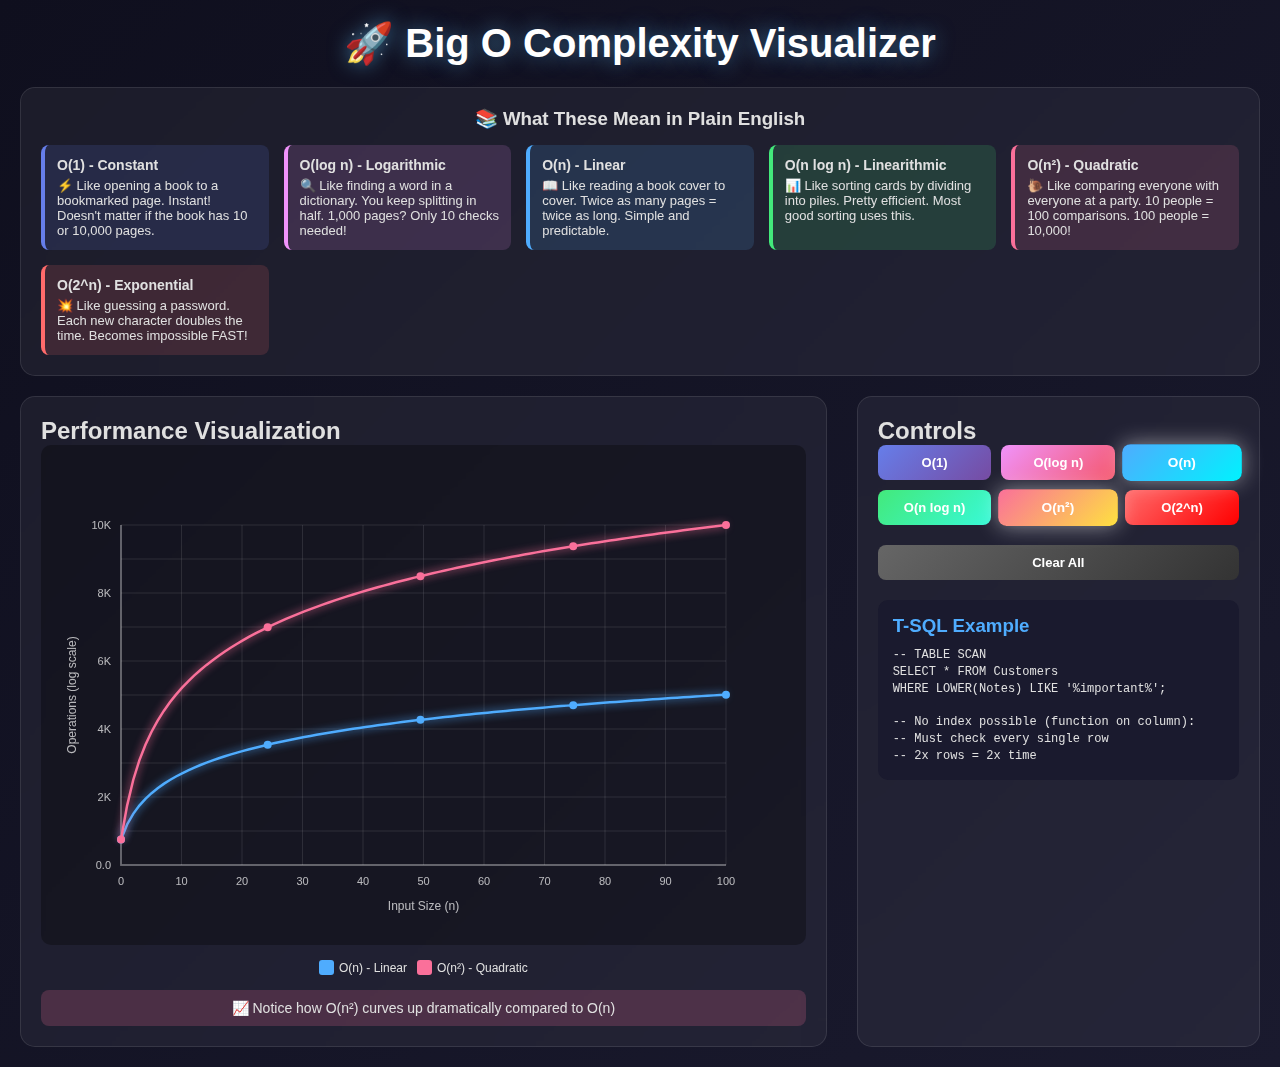
<file: vidu.html>
<!DOCTYPE html>
<html lang="en">
<head>
    <meta charset="UTF-8">
    <meta name="viewport" content="width=device-width, initial-scale=1.0">
    <title>Big O Complexity Visualizer - Final</title>
    <style>
        * {
            margin: 0;
            padding: 0;
            box-sizing: border-box;
        }

        body {
            font-family: 'Segoe UI', Tahoma, Geneva, Verdana, sans-serif;
            background: linear-gradient(135deg, #0f0f1e 0%, #1a1a2e 100%);
            color: #e0e0e0;
            min-height: 100vh;
            padding: 20px;
        }

        .container {
            max-width: 1400px;
            margin: 0 auto;
        }

        h1 {
            text-align: center;
            color: #fff;
            margin-bottom: 20px;
            font-size: 2.5em;
            text-shadow: 0 0 20px rgba(100, 200, 255, 0.5);
        }

        .explanations {
            background: rgba(255, 255, 255, 0.05);
            border-radius: 15px;
            padding: 20px;
            margin-bottom: 20px;
            backdrop-filter: blur(10px);
            border: 1px solid rgba(255, 255, 255, 0.1);
        }

        .explanation-grid {
            display: grid;
            grid-template-columns: repeat(auto-fit, minmax(200px, 1fr));
            gap: 15px;
        }

        .explanation-card {
            padding: 12px;
            border-radius: 8px;
            border-left: 4px solid;
            font-size: 13px;
        }

        .explanation-card strong {
            display: block;
            margin-bottom: 5px;
            font-size: 14px;
        }

        .main-content {
            display: grid;
            grid-template-columns: 2fr 1fr;
            gap: 30px;
        }

        .panel {
            background: rgba(255, 255, 255, 0.05);
            border-radius: 15px;
            padding: 20px;
            backdrop-filter: blur(10px);
            border: 1px solid rgba(255, 255, 255, 0.1);
        }

        .graph-container {
            height: 500px;
            position: relative;
            background: rgba(0, 0, 0, 0.3);
            border-radius: 10px;
            padding: 20px;
            margin-bottom: 15px;
        }

        canvas {
            width: 100%;
            height: 100%;
        }

        .controls {
            display: flex;
            gap: 10px;
            margin-bottom: 20px;
            flex-wrap: wrap;
        }

        .algo-btn {
            padding: 10px 15px;
            border: none;
            border-radius: 8px;
            font-size: 13px;
            font-weight: bold;
            cursor: pointer;
            transition: all 0.3s ease;
            color: white;
            flex: 1;
            min-width: 100px;
        }

        .algo-btn:hover {
            transform: translateY(-2px);
            box-shadow: 0 4px 8px rgba(0,0,0,0.3);
        }

        .algo-btn.active {
            box-shadow: 0 0 20px rgba(255, 255, 255, 0.5);
            transform: scale(1.05);
        }

        .clear-btn {
            background: linear-gradient(135deg, #666 0%, #333 100%);
            width: 100%;
            margin-top: 10px;
        }

        .o1 { background: linear-gradient(135deg, #667eea 0%, #764ba2 100%); }
        .ologn { background: linear-gradient(135deg, #f093fb 0%, #f5576c 100%); }
        .on { background: linear-gradient(135deg, #4facfe 0%, #00f2fe 100%); }
        .onlogn { background: linear-gradient(135deg, #43e97b 0%, #38f9d7 100%); }
        .on2 { background: linear-gradient(135deg, #fa709a 0%, #fee140 100%); }
        .o2n { background: linear-gradient(135deg, #ff6b6b 0%, #ff0000 100%); }

        .code-display {
            background: #1a1a2e;
            border-radius: 10px;
            padding: 15px;
            margin-top: 20px;
            overflow-x: auto;
            max-height: 250px;
        }

        .code-display h3 {
            margin-bottom: 10px;
            color: #4facfe;
        }

        .code-display pre {
            color: #e0e0e0;
            font-family: 'Courier New', monospace;
            font-size: 12px;
            line-height: 1.4;
        }

        .legend {
            display: flex;
            flex-wrap: wrap;
            gap: 10px;
            justify-content: center;
            font-size: 12px;
        }

        .legend-item {
            display: flex;
            align-items: center;
            gap: 5px;
        }

        .legend-color {
            width: 15px;
            height: 15px;
            border-radius: 3px;
        }

        .performance-note {
            text-align: center;
            margin-top: 15px;
            padding: 10px;
            background: rgba(79, 172, 254, 0.1);
            border-radius: 8px;
            font-size: 14px;
        }

        @media (max-width: 768px) {
            .main-content {
                grid-template-columns: 1fr;
            }
        }
    </style>
</head>
<body>
    <div class="container">
        <h1>🚀 Big O Complexity Visualizer</h1>
        
        <div class="explanations">
            <h3 style="margin-bottom: 15px; text-align: center;">📚 What These Mean in Plain English</h3>
            <div class="explanation-grid">
                <div class="explanation-card" style="background: rgba(102, 126, 234, 0.15); border-color: #667eea;">
                    <strong>O(1) - Constant</strong>
                    ⚡ Like opening a book to a bookmarked page. Instant! Doesn't matter if the book has 10 or 10,000 pages.
                </div>
                <div class="explanation-card" style="background: rgba(240, 147, 251, 0.15); border-color: #f093fb;">
                    <strong>O(log n) - Logarithmic</strong>
                    🔍 Like finding a word in a dictionary. You keep splitting in half. 1,000 pages? Only 10 checks needed!
                </div>
                <div class="explanation-card" style="background: rgba(79, 172, 254, 0.15); border-color: #4facfe;">
                    <strong>O(n) - Linear</strong>
                    📖 Like reading a book cover to cover. Twice as many pages = twice as long. Simple and predictable.
                </div>
                <div class="explanation-card" style="background: rgba(67, 233, 123, 0.15); border-color: #43e97b;">
                    <strong>O(n log n) - Linearithmic</strong>
                    📊 Like sorting cards by dividing into piles. Pretty efficient. Most good sorting uses this.
                </div>
                <div class="explanation-card" style="background: rgba(250, 112, 154, 0.15); border-color: #fa709a;">
                    <strong>O(n²) - Quadratic</strong>
                    🐌 Like comparing everyone with everyone at a party. 10 people = 100 comparisons. 100 people = 10,000!
                </div>
                <div class="explanation-card" style="background: rgba(255, 107, 107, 0.15); border-color: #ff6b6b;">
                    <strong>O(2^n) - Exponential</strong>
                    💥 Like guessing a password. Each new character doubles the time. Becomes impossible FAST!
                </div>
            </div>
        </div>

        <div class="main-content">
            <div class="panel">
                <h2>Performance Visualization</h2>
                <div class="graph-container">
                    <canvas id="graphCanvas"></canvas>
                </div>
                <div class="legend" id="legend"></div>
                <div class="performance-note" id="perfNote">
                    Click algorithms below to see how they scale with input size
                </div>
            </div>

            <div class="panel">
                <h2>Controls</h2>
                <div class="controls">
                    <button class="algo-btn o1" onclick="toggleAlgorithm('O(1)')">O(1)</button>
                    <button class="algo-btn ologn" onclick="toggleAlgorithm('O(log n)')">O(log n)</button>
                    <button class="algo-btn on" onclick="toggleAlgorithm('O(n)')">O(n)</button>
                    <button class="algo-btn onlogn" onclick="toggleAlgorithm('O(n log n)')">O(n log n)</button>
                    <button class="algo-btn on2" onclick="toggleAlgorithm('O(n²)')">O(n²)</button>
                    <button class="algo-btn o2n" onclick="toggleAlgorithm('O(2^n)')">O(2^n)</button>
                    <button class="algo-btn clear-btn" onclick="clearAll()">Clear All</button>
                </div>

                <div class="code-display">
                    <h3>T-SQL Example</h3>
                    <pre id="codeContent">Select algorithms above to see their SQL equivalents...</pre>
                </div>
            </div>
        </div>
    </div>

    <script>
        const algorithms = {
            'O(1)': {
                name: 'Constant',
                color: '#667eea',
                code: `-- PRIMARY KEY LOOKUP
SELECT * FROM Users 
WHERE UserID = 12345;

-- With clustered index:
-- 1 row: instant
-- 1 million rows: instant
-- 1 billion rows: instant`,
                calculate: (n) => 1
            },
            'O(log n)': {
                name: 'Logarithmic',
                color: '#f093fb',
                code: `-- INDEX SEEK
SELECT * FROM Orders 
WHERE OrderDate = '2024-01-15'
  AND Status = 'Active';

-- B-tree index traversal:
-- 1,000 rows: ~10 steps
-- 1,000,000 rows: ~20 steps
-- 1,000,000,000 rows: ~30 steps`,
                calculate: (n) => Math.log2(Math.max(1, n))
            },
            'O(n)': {
                name: 'Linear',
                color: '#4facfe',
                code: `-- TABLE SCAN
SELECT * FROM Customers 
WHERE LOWER(Notes) LIKE '%important%';

-- No index possible (function on column):
-- Must check every single row
-- 2x rows = 2x time`,
                calculate: (n) => n
            },
            'O(n log n)': {
                name: 'Linearithmic',
                color: '#43e97b',
                code: `-- SORT OPERATION
SELECT CustomerID, 
       SUM(Amount) as Total
FROM Orders 
GROUP BY CustomerID
ORDER BY Total DESC;

-- Efficient merge/quick sort
-- Better than O(n²) sorting`,
                calculate: (n) => n * Math.log2(Math.max(1, n))
            },
            'O(n²)': {
                name: 'Quadratic',
                color: '#fa709a',
                code: `-- SELF JOIN / CROSS JOIN
SELECT a.*, b.*
FROM Customers a
CROSS JOIN Customers b
WHERE a.City = b.City
  AND a.ID != b.ID;

-- Every row with every other:
-- 100 rows: 10,000 operations
-- 1,000 rows: 1,000,000 operations`,
                calculate: (n) => n * n
            },
            'O(2^n)': {
                name: 'Exponential',
                color: '#ff6b6b',
                code: `-- ALL COMBINATIONS
-- Finding all subsets
-- NEVER DO THIS!

-- 10 items: 1,024 combinations
-- 20 items: 1,048,576 combinations
-- 30 items: 1,073,741,824 combinations

-- System will crash!`,
                calculate: (n) => Math.pow(2, n)
            }
        };

        let activeAlgorithms = new Set(['O(n)', 'O(n²)']);
        let lastSelectedAlgorithm = 'O(n)';
        
        const canvas = document.getElementById('graphCanvas');
        const ctx = canvas.getContext('2d');

        function resizeCanvas() {
            const container = canvas.parentElement;
            canvas.width = container.clientWidth - 40;
            canvas.height = container.clientHeight - 40;
            drawGraph();
        }

        window.addEventListener('resize', resizeCanvas);
        resizeCanvas();

        function clearAll() {
            activeAlgorithms.clear();
            document.querySelectorAll('.algo-btn').forEach(btn => {
                btn.classList.remove('active');
            });
            drawGraph();
            updatePerformanceNote();
        }

        function toggleAlgorithm(complexity) {
            if (activeAlgorithms.has(complexity)) {
                activeAlgorithms.delete(complexity);
            } else {
                activeAlgorithms.add(complexity);
                lastSelectedAlgorithm = complexity;
                showCode(complexity);
            }
            
            // Update button states
            document.querySelectorAll('.algo-btn').forEach(btn => {
                if (btn.textContent === complexity) {
                    if (activeAlgorithms.has(complexity)) {
                        btn.classList.add('active');
                    } else {
                        btn.classList.remove('active');
                    }
                }
            });
            
            drawGraph();
            updatePerformanceNote();
        }

        function showCode(complexity) {
            const algo = algorithms[complexity];
            document.getElementById('codeContent').textContent = algo.code;
        }

        function updatePerformanceNote() {
            const note = document.getElementById('perfNote');
            if (activeAlgorithms.size === 0) {
                note.innerHTML = 'Click algorithms above to see how they scale with input size';
            } else if (activeAlgorithms.has('O(2^n)')) {
                note.innerHTML = '⚠️ <strong>Warning:</strong> O(2^n) grows so fast it becomes impossible after just 20-30 items!';
                note.style.background = 'rgba(255, 107, 107, 0.2)';
            } else if (activeAlgorithms.has('O(n²)')) {
                note.innerHTML = '📈 Notice how O(n²) curves up dramatically compared to O(n)';
                note.style.background = 'rgba(250, 112, 154, 0.2)';
            } else {
                note.innerHTML = `Showing ${activeAlgorithms.size} algorithm${activeAlgorithms.size > 1 ? 's' : ''}`;
                note.style.background = 'rgba(79, 172, 254, 0.1)';
            }
        }

        function drawGraph() {
            ctx.clearRect(0, 0, canvas.width, canvas.height);
            
            if (activeAlgorithms.size === 0) {
                ctx.fillStyle = 'rgba(255, 255, 255, 0.3)';
                ctx.font = '18px Arial';
                ctx.textAlign = 'center';
                ctx.fillText('Select algorithms above to compare', canvas.width / 2, canvas.height / 2);
                return;
            }
            
            const padding = 60;
            const graphWidth = canvas.width - 2 * padding;
            const graphHeight = canvas.height - 2 * padding;
            
            // Generate many points for smooth curves
            const maxN = 100;
            const points = [];
            
            // More points for smoother curves
            for (let i = 1; i <= maxN; i++) {
                points.push(i);
            }
            
            // Calculate the maximum value for scaling
            let maxValue = 0;
            const hasExponential = activeAlgorithms.has('O(2^n)');
            
            activeAlgorithms.forEach(complexity => {
                const algo = algorithms[complexity];
                // For exponential, limit to n=20 for visualization
                const maxPoint = complexity === 'O(2^n)' ? 20 : maxN;
                for (let n = 1; n <= maxPoint; n++) {
                    const value = algo.calculate(n);
                    // Cap exponential for visualization
                    if (complexity === 'O(2^n)' && n > 20) continue;
                    maxValue = Math.max(maxValue, value);
                }
            });
            
            // Use log scale if range is too large
            const useLogScale = maxValue > 1000;
            
            // Draw axes
            ctx.strokeStyle = 'rgba(255, 255, 255, 0.3)';
            ctx.lineWidth = 2;
            ctx.beginPath();
            ctx.moveTo(padding, padding);
            ctx.lineTo(padding, canvas.height - padding);
            ctx.lineTo(canvas.width - padding, canvas.height - padding);
            ctx.stroke();
            
            // Draw grid lines
            ctx.strokeStyle = 'rgba(255, 255, 255, 0.1)';
            ctx.lineWidth = 1;
            
            // Horizontal grid lines
            for (let i = 0; i <= 10; i++) {
                const y = padding + (i / 10) * graphHeight;
                ctx.beginPath();
                ctx.moveTo(padding, y);
                ctx.lineTo(canvas.width - padding, y);
                ctx.stroke();
            }
            
            // Vertical grid lines
            for (let i = 0; i <= 10; i++) {
                const x = padding + (i / 10) * graphWidth;
                ctx.beginPath();
                ctx.moveTo(x, padding);
                ctx.lineTo(x, canvas.height - padding);
                ctx.stroke();
            }
            
            // Draw labels
            ctx.fillStyle = 'rgba(255, 255, 255, 0.7)';
            ctx.font = '11px Arial';
            
            // X-axis labels
            ctx.textAlign = 'center';
            for (let i = 0; i <= 10; i++) {
                const value = (i / 10) * maxN;
                const x = padding + (i / 10) * graphWidth;
                ctx.fillText(Math.round(value).toString(), x, canvas.height - padding + 20);
            }
            
            // Y-axis labels
            ctx.textAlign = 'right';
            for (let i = 0; i <= 5; i++) {
                const y = padding + (i / 5) * graphHeight;
                let value = maxValue * (1 - i / 5);
                
                let label;
                if (useLogScale && value > 0) {
                    // Use log scale labeling
                    if (value >= 1000000) {
                        label = `${(value / 1000000).toFixed(0)}M`;
                    } else if (value >= 1000) {
                        label = `${(value / 1000).toFixed(0)}K`;
                    } else {
                        label = value.toFixed(0);
                    }
                } else {
                    label = value > 100 ? value.toFixed(0) : value.toFixed(1);
                }
                
                ctx.fillText(label, padding - 10, y + 4);
            }
            
            // Axis labels
            ctx.font = '12px Arial';
            ctx.textAlign = 'center';
            ctx.fillText('Input Size (n)', canvas.width / 2, canvas.height - 15);
            
            ctx.save();
            ctx.translate(15, canvas.height / 2);
            ctx.rotate(-Math.PI / 2);
            ctx.fillText(useLogScale ? 'Operations (log scale)' : 'Operations', 0, 0);
            ctx.restore();
            
            // Draw curves
            activeAlgorithms.forEach(complexity => {
                const algo = algorithms[complexity];
                
                ctx.strokeStyle = algo.color;
                ctx.lineWidth = 2.5;
                ctx.shadowColor = algo.color;
                ctx.shadowBlur = 8;
                
                ctx.beginPath();
                let firstPoint = true;
                
                const maxPoint = complexity === 'O(2^n)' ? Math.min(20, maxN) : maxN;
                
                for (let n = 1; n <= maxPoint; n++) {
                    const x = padding + ((n - 1) / (maxN - 1)) * graphWidth;
                    const value = algo.calculate(n);
                    
                    let normalizedY;
                    if (useLogScale && value > 0) {
                        // Logarithmic scaling for Y axis
                        const logValue = Math.log10(value + 1);
                        const logMax = Math.log10(maxValue + 1);
                        normalizedY = logValue / logMax;
                    } else {
                        normalizedY = value / maxValue;
                    }
                    
                    const y = canvas.height - padding - (normalizedY * graphHeight);
                    
                    if (firstPoint) {
                        ctx.moveTo(x, y);
                        firstPoint = false;
                    } else {
                        ctx.lineTo(x, y);
                    }
                }
                
                ctx.stroke();
                ctx.shadowBlur = 0;
                
                // Add dots at key points for visibility
                ctx.fillStyle = algo.color;
                const keyPoints = complexity === 'O(2^n)' ? [1, 5, 10, 15, 20] : [1, 25, 50, 75, 100];
                keyPoints.forEach(n => {
                    if (n > maxPoint) return;
                    
                    const x = padding + ((n - 1) / (maxN - 1)) * graphWidth;
                    const value = algo.calculate(n);
                    
                    let normalizedY;
                    if (useLogScale && value > 0) {
                        const logValue = Math.log10(value + 1);
                        const logMax = Math.log10(maxValue + 1);
                        normalizedY = logValue / logMax;
                    } else {
                        normalizedY = value / maxValue;
                    }
                    
                    const y = canvas.height - padding - (normalizedY * graphHeight);
                    
                    ctx.beginPath();
                    ctx.arc(x, y, 4, 0, Math.PI * 2);
                    ctx.fill();
                });
            });
            
            // Update legend
            updateLegend();
        }

        function updateLegend() {
            const legendDiv = document.getElementById('legend');
            let html = '';
            
            activeAlgorithms.forEach(complexity => {
                const algo = algorithms[complexity];
                html += `
                    <div class="legend-item">
                        <div class="legend-color" style="background: ${algo.color}"></div>
                        <span>${complexity} - ${algo.name}</span>
                    </div>
                `;
            });
            
            legendDiv.innerHTML = html;
        }

        // Initialize
        document.querySelectorAll('.algo-btn').forEach(btn => {
            if (activeAlgorithms.has(btn.textContent)) {
                btn.classList.add('active');
            }
        });
        
        drawGraph();
        updatePerformanceNote();
        showCode('O(n)');
    </script>
</body>
</html>
</file>
